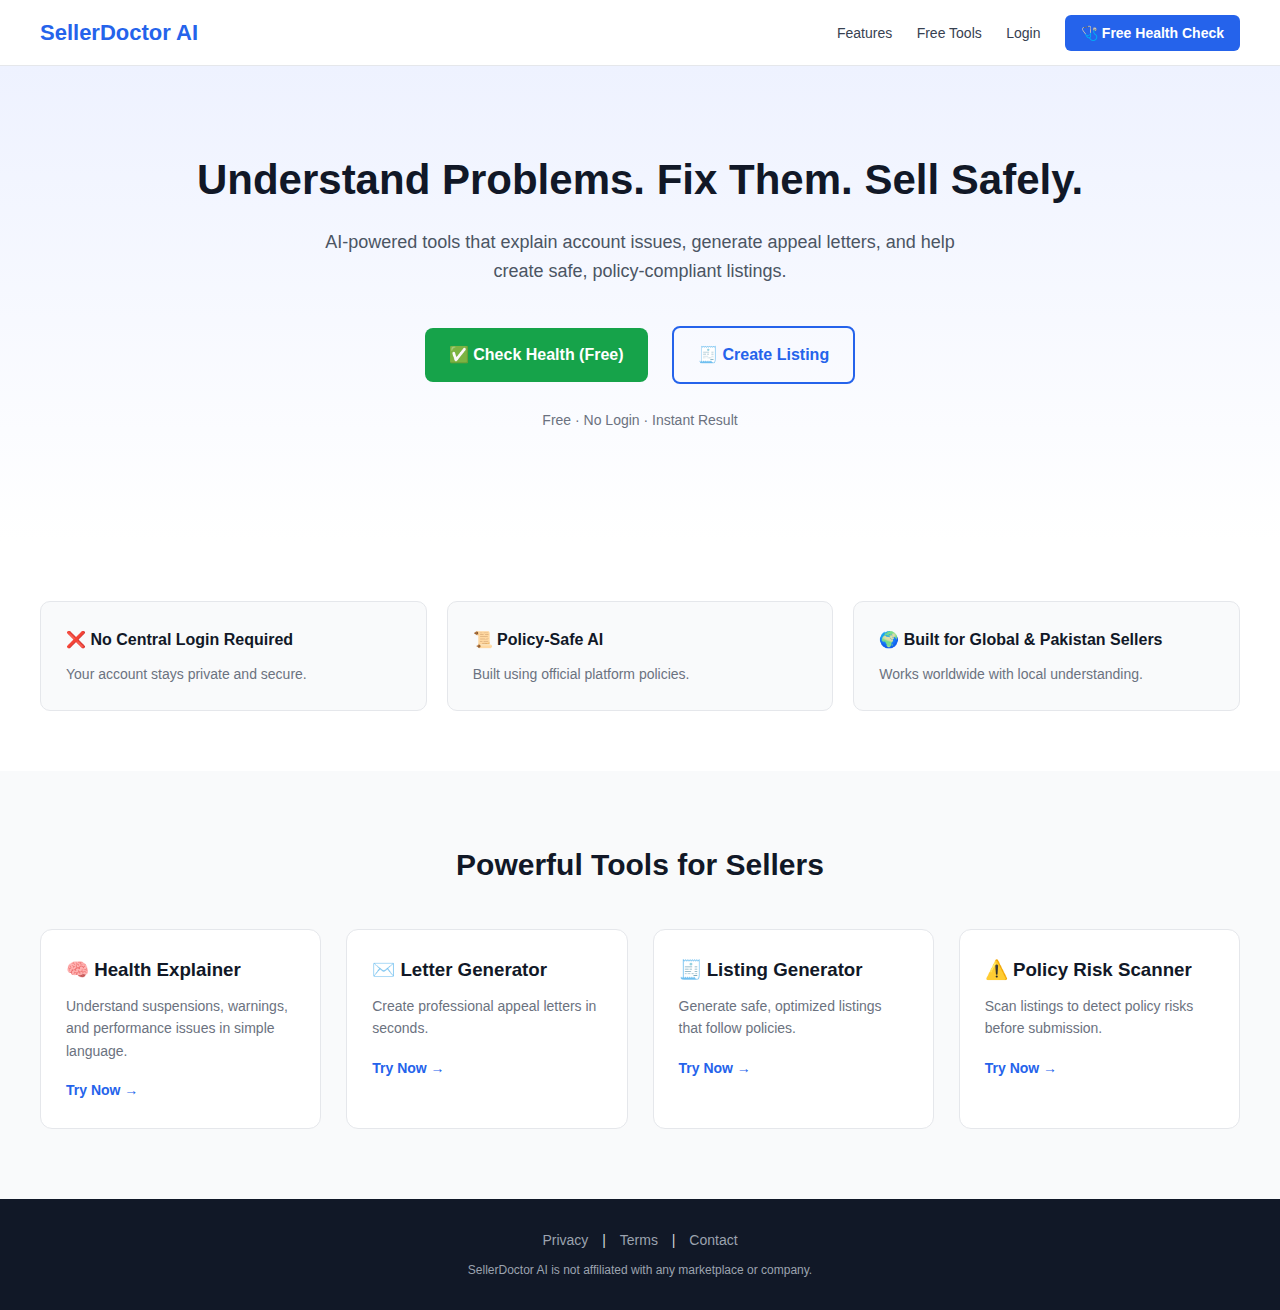
<file: index.html>
<!DOCTYPE html>
<html lang="en">
<head>
    <meta charset="UTF-8">
    <meta name="viewport" content="width=device-width, initial-scale=1.0">
    <title>Document</title>
    <link rel="stylesheet" href="style.css">
</head>
<body>
       <header>
    <div class="logo">SellerDoctor AI</div>
    <nav>
      <a href="#">Features</a>
      <a href="#">Free Tools</a>
      <a href="#">Login</a>
      <a href="#" class="btn-primary">🩺 Free Health Check</a>
    </nav>
  </header>

  <!-- Hero -->
  <section class="hero">
    <h1>Understand Problems. Fix Them. Sell Safely.</h1>
    <p>
      AI-powered tools that explain account issues, generate appeal letters,
      and help create safe, policy-compliant listings.
    </p>

    <div class="hero-buttons">
      <a href="#" class="primary">✅ Check Health (Free)</a>
      <a href="#" class="secondary">🧾 Create Listing</a>
    </div>

    <p style="margin-top:15px; font-size:14px; color:#6b7280;">
      Free · No Login · Instant Result
    </p>
  </section>

  <!-- Trust -->
  <section class="trust">
    <div class="trust-card">
      <h3>❌ No Central Login Required</h3>
      <p>Your account stays private and secure.</p>
    </div>

    <div class="trust-card">
      <h3>📜 Policy-Safe AI</h3>
      <p>Built using official platform policies.</p>
    </div>

    <div class="trust-card">
      <h3>🌍 Built for Global & Pakistan Sellers</h3>
      <p>Works worldwide with local understanding.</p>
    </div>
  </section>

  <!-- Features -->
  <section class="features">
    <h2>Powerful Tools for Sellers</h2>

    <div class="feature-grid">
      <div class="feature-card">
        <h3>🧠 Health Explainer</h3>
        <p>Understand suspensions, warnings, and performance issues in simple language.</p>
        <a href="#">Try Now →</a>
      </div>

      <div class="feature-card">
        <h3>✉️ Letter Generator</h3>
        <p>Create professional appeal letters in seconds.</p>
        <a href="#">Try Now →</a>
      </div>

      <div class="feature-card">
        <h3>🧾 Listing Generator</h3>
        <p>Generate safe, optimized listings that follow policies.</p>
        <a href="#">Try Now →</a>
      </div>

      <div class="feature-card">
        <h3>⚠️ Policy Risk Scanner</h3>
        <p>Scan listings to detect policy risks before submission.</p>
        <a href="#">Try Now →</a>
      </div>
    </div>
  </section>

  <!-- Footer -->
  <footer>
    <div>
      <a href="#">Privacy</a> |
      <a href="#">Terms</a> |
      <a href="#">Contact</a>
    </div>
    <p>SellerDoctor AI is not affiliated with any marketplace or company.</p>
  </footer>
</body>
</html>
</file>
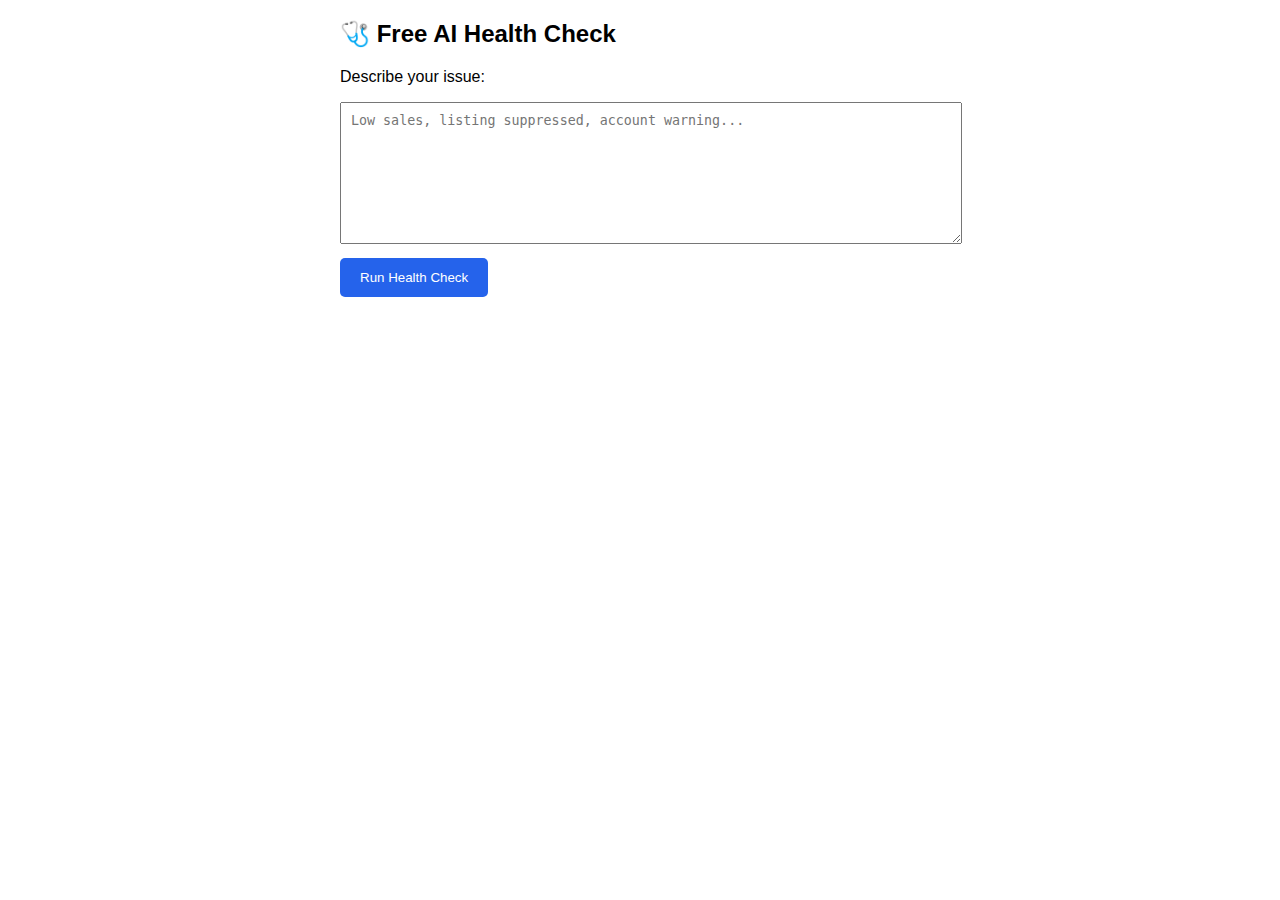
<file: health-check.html>
<!DOCTYPE html>
<html lang="en">
<head>
    <meta charset="UTF-8">
    <meta name="viewport" content="width=device-width, initial-scale=1.0">
    <title>page 2</title>
    <style>
         body{
            font-family: Arial;
            max-width: 600px;
            margin: auto;
        }
        textarea{
            width: 100%;
            height: 120px;
            padding: 10px;
        }
        button{
            padding: 12px 20px;
            background: #2563eb;
            color: white;
            border: none;
            border-radius: 5px;
            margin-top: 10px;
        }
        #result{
            margin-top: 20px;
            padding: 15px;
            border: 1px solid #ddd;
            display: none;
        }
    </style>
    </style>
</head>
<body>
    
<h2>🩺 Free AI Health Check</h2>
<p>Describe your issue:</p>

<textarea id="issue" placeholder="Low sales, listing suppressed, account warning..."></textarea>

<button onclick="runAI()">Run Health Check</button>

<div id="result"></div>

<script>
function runAI(){
    let issue = document.getElementById("issue").value;
    let result = document.getElementById("result");

    if(issue.trim() === ""){
        alert("Please describe your problem");
        return;
    }

    let aiOutput = "🔍 AI Diagnosis:\n\n";

    if(issue.toLowerCase().includes("sales")){
        aiOutput += "• Low sales detected\n";
        aiOutput += "• Improve keywords & pricing\n";
        aiOutput += "• Optimize main image\n";
    }
    else if(issue.toLowerCase().includes("warning")){
        aiOutput += "• Account risk detected\n";
        aiOutput += "• Review policy compliance immediately\n";
    }
    else{
        aiOutput += "• Account looks healthy\n";
        aiOutput += "• Minor optimization recommended\n";
    }

    result.style.display = "block";
    result.innerText = aiOutput;
}
</script>
</body>
</html>
</file>
<file: style.css>
* {
      margin: 0;
      padding: 0;
      box-sizing: border-box;
      font-family: Arial, Helvetica, sans-serif;
    }

    body {
      background: #f9fafb;
      color: #111827;
      line-height: 1.6;
    }

    a {
      text-decoration: none;
      color: inherit;
    }

    /* ---------- Header ---------- */
    header {
      background: #ffffff;
      border-bottom: 1px solid #e5e7eb;
      padding: 15px 40px;
      display: flex;
      justify-content: space-between;
      align-items: center;
    }

    .logo {
      font-size: 22px;
      font-weight: bold;
      color: #2563eb;
    }

    nav a {
      margin-left: 20px;
      font-size: 14px;
      color: #374151;
    }

    .btn-primary {
      background: #2563eb;
      color: #ffffff;
      padding: 10px 16px;
      border-radius: 6px;
      font-weight: bold;
      margin-left: 20px;
    }

    /* ---------- Hero ---------- */
    .hero {
      text-align: center;
      padding: 80px 20px;
      background: linear-gradient(to bottom, #eef2ff, #ffffff);
    }

    .hero h1 {
      font-size: 42px;
      margin-bottom: 15px;
    }

    .hero p {
      max-width: 650px;
      margin: 0 auto 30px;
      color: #4b5563;
      font-size: 18px;
    }

    .hero-buttons a {
      display: inline-block;
      margin: 10px;
      padding: 14px 24px;
      border-radius: 8px;
      font-weight: bold;
    }

    .hero-buttons .primary {
      background: #16a34a;
      color: #ffffff;
    }

    .hero-buttons .secondary {
      border: 2px solid #2563eb;
      color: #2563eb;
    }

    /* ---------- Trust Section ---------- */
    .trust {
      display: grid;
      grid-template-columns: repeat(auto-fit, minmax(250px, 1fr));
      gap: 20px;
      padding: 60px 40px;
      background: #ffffff;
    }

    .trust-card {
      background: #f9fafb;
      padding: 25px;
      border-radius: 10px;
      border: 1px solid #e5e7eb;
    }

    .trust-card h3 {
      margin-bottom: 10px;
      font-size: 16px;
    }

    .trust-card p {
      color: #6b7280;
      font-size: 14px;
    }

    /* ---------- Features ---------- */
    .features {
      padding: 70px 40px;
    }

    .features h2 {
      text-align: center;
      margin-bottom: 40px;
      font-size: 30px;
    }

    .feature-grid {
      display: grid;
      grid-template-columns: repeat(auto-fit, minmax(260px, 1fr));
      gap: 25px;
    }

    .feature-card {
      background: #ffffff;
      padding: 25px;
      border-radius: 12px;
      border: 1px solid #e5e7eb;
      transition: transform 0.2s ease;
    }

    .feature-card:hover {
      transform: translateY(-5px);
    }

    .feature-card h3 {
      margin-bottom: 10px;
    }

    .feature-card p {
      font-size: 14px;
      color: #6b7280;
      margin-bottom: 15px;
    }

    .feature-card a {
      color: #2563eb;
      font-weight: bold;
      font-size: 14px;
    }

    /* ---------- Footer ---------- */
    footer {
      background: #111827;
      color: #d1d5db;
      padding: 30px 40px;
      text-align: center;
      font-size: 14px;
    }

    footer a {
      margin: 0 10px;
      color: #9ca3af;
    }

    footer p {
      margin-top: 10px;
      font-size: 12px;
      color: #9ca3af;
    }

    /* ---------- Responsive ---------- */
    @media (max-width: 768px) {
      header {
        flex-direction: column;
        gap: 10px;
      }

      nav {
        margin-top: 10px;
      }

      .hero h1 {
        font-size: 32px;
      }
    }
</file>
